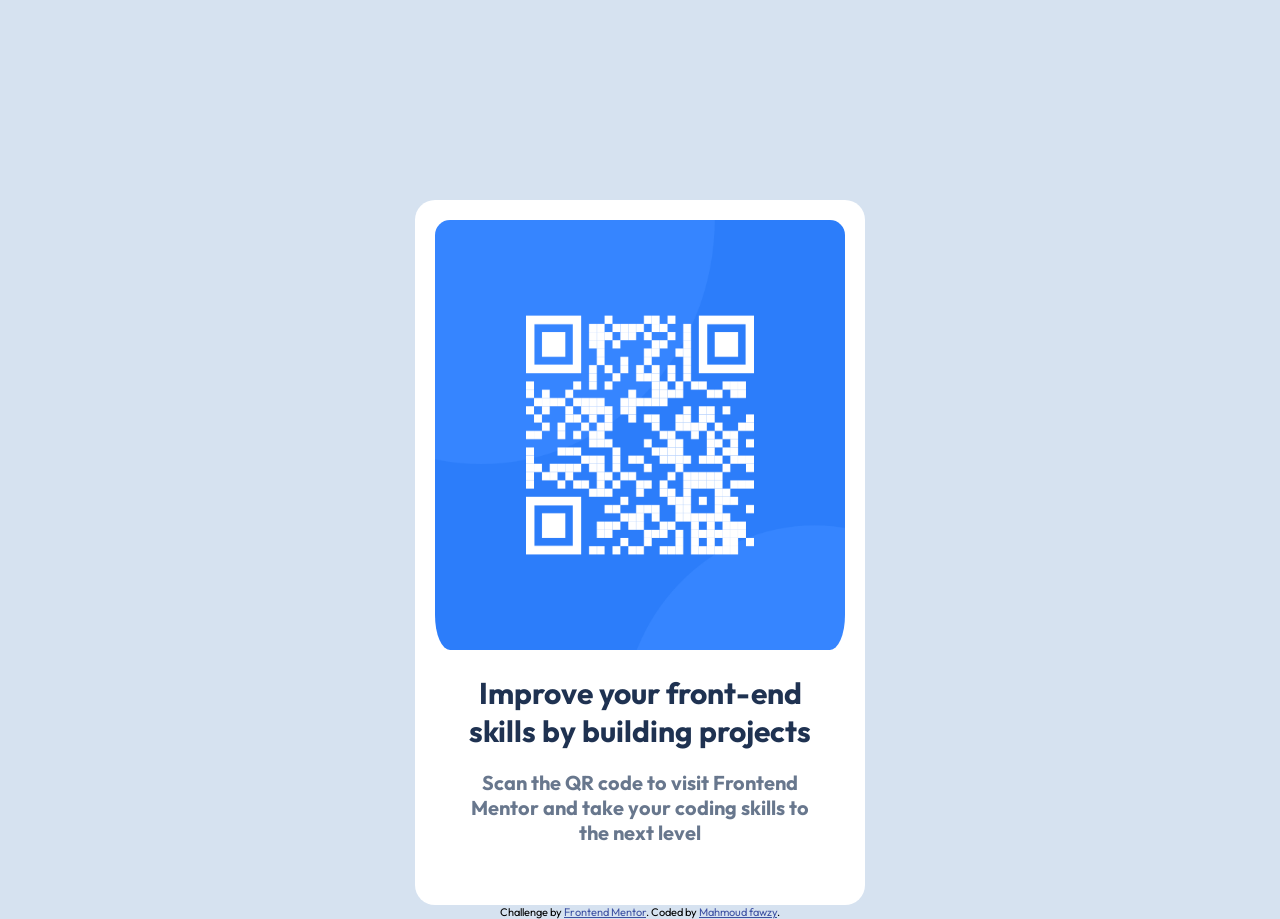
<file: qr-code-component-main/index.html>
<!DOCTYPE html>
<html lang="en">
<head>
  <meta charset="UTF-8">
  <meta name="viewport" content="width=device-width, initial-scale=1.0"> <!-- displays site properly based on user's device -->

  <link rel="icon" type="image/png" sizes="32x32" href="./images/favicon-32x32.png">
  <link rel="stylesheet" href="style.css">
  <title>Frontend Mentor | QR code component</title>

  <!-- Feel free to remove these styles or customise in your own stylesheet 👍 -->
  <style>
    .attribution { font-size: 11px; text-align: center; }
    .attribution a { color: hsl(228, 45%, 44%); }
  </style>
</head>
<body>
  <div class="container">
    <div class="img">
      <img src="images/image-qr-code.png" alt="">
    </div>
   <div class="text">
     <h3>Improve your front-end skills by building projects</h3>
    <p>Scan the QR code to visit Frontend Mentor and take your coding skills to the next level</p>
   </div>
  </div>
  
  <div class="attribution">
    Challenge by <a href="https://www.frontendmentor.io?ref=challenge" target="_blank">Frontend Mentor</a>. 
    Coded by <a href="#">Mahmoud fawzy</a>.
  </div>
</body>
</html>
</file>
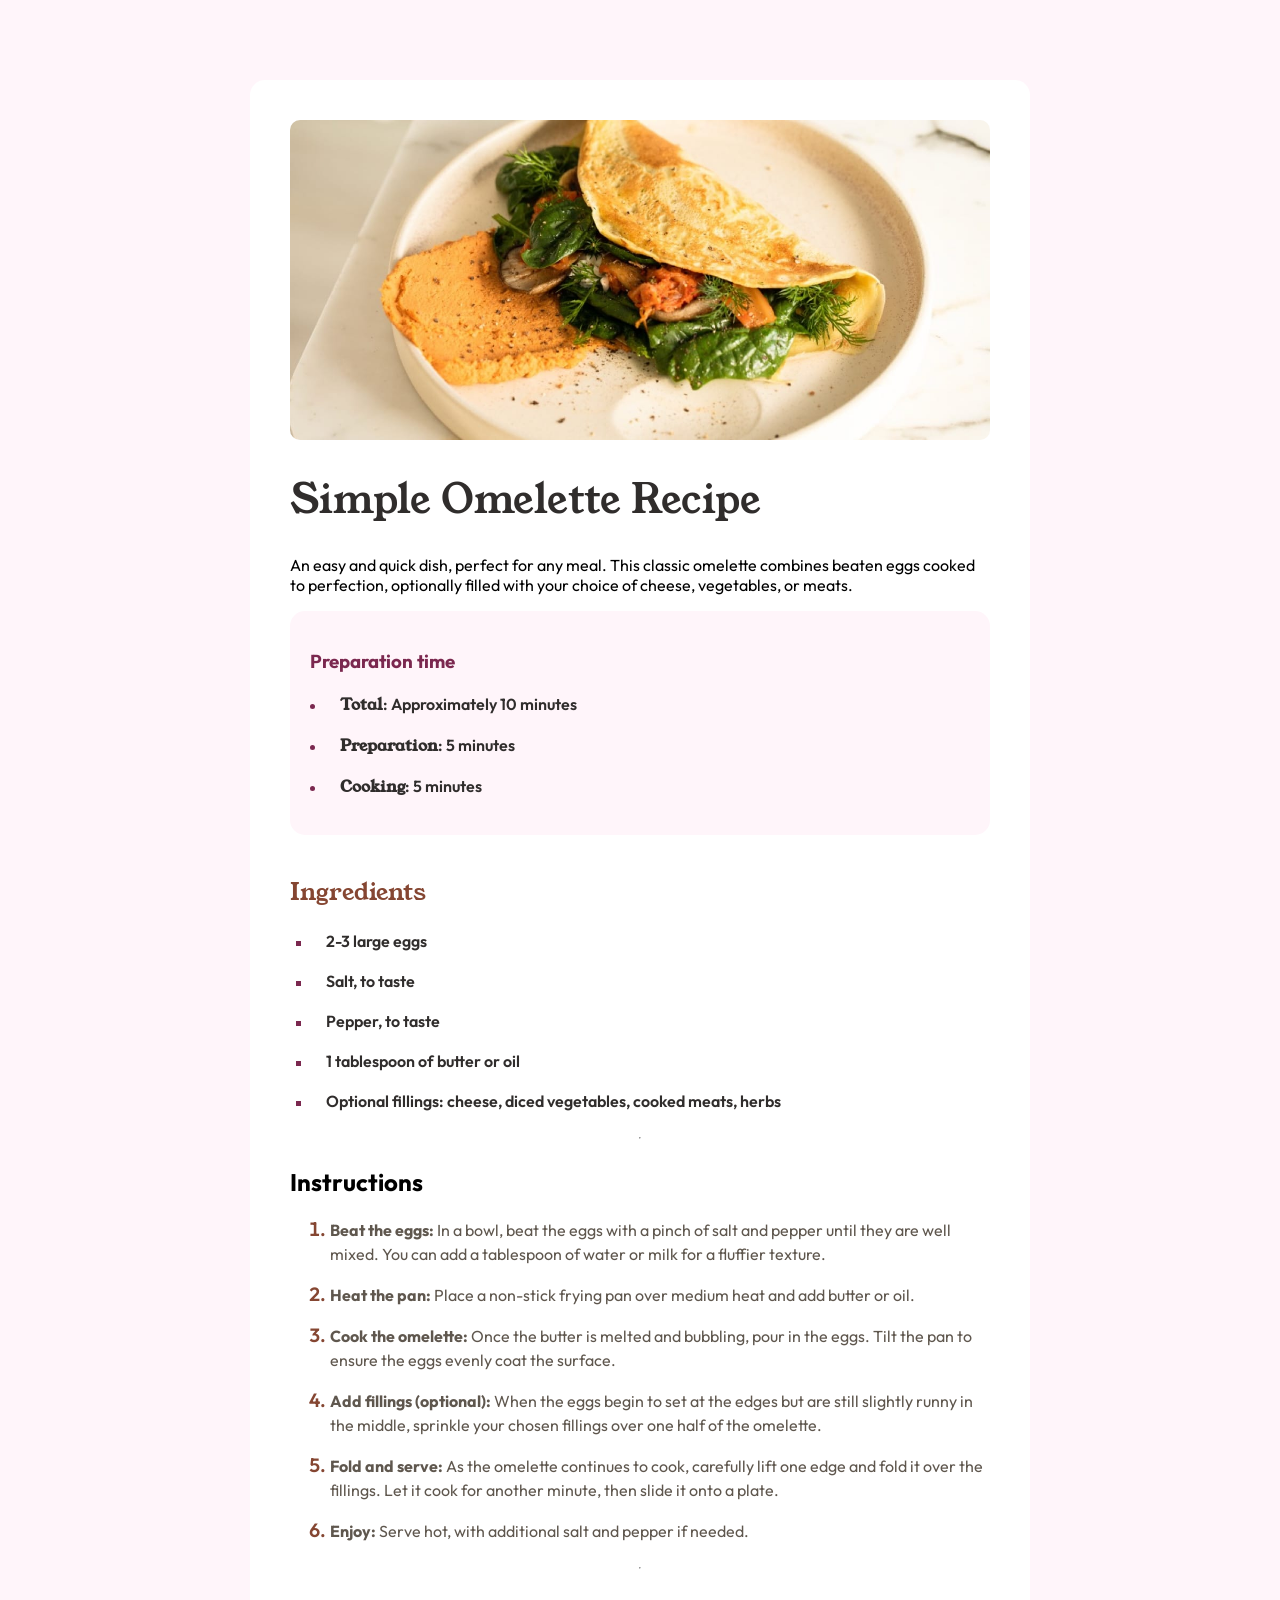
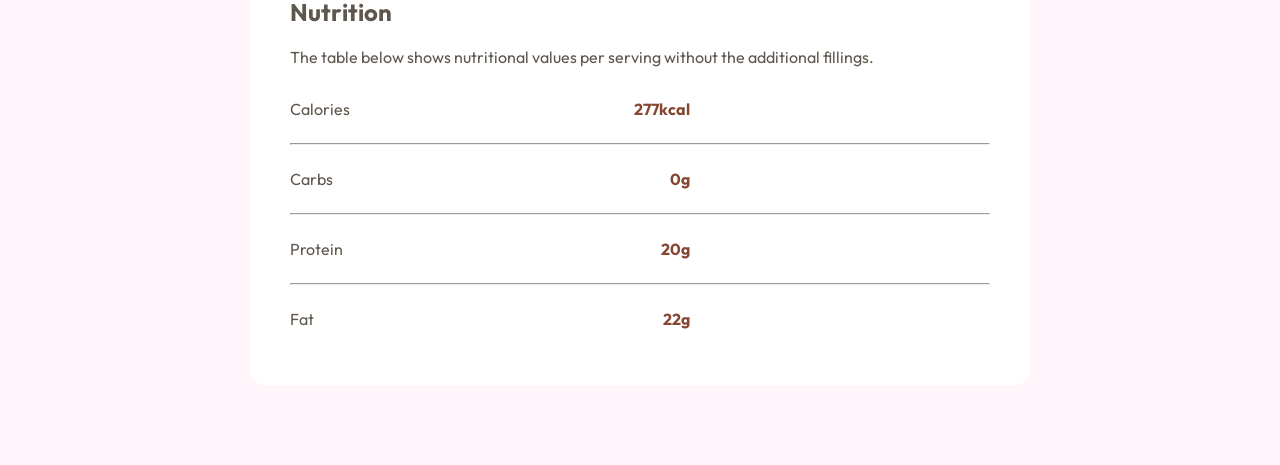
<file: recipe-page-main/index.html>
<!DOCTYPE html>
<html lang="en">
  <head>
    <meta charset="UTF-8" />
    <meta name="viewport" content="width=device-width, initial-scale=1.0" />
    <!-- displays site properly based on user's device -->

    <link rel="icon" type="image/png" sizes="32x32" href="./assets/images/favicon-32x32.png" />
    <link rel="stylesheet" href="style.css">
    <title>Frontend Mentor | Recipe page</title>
  </head>
  <body>
    <header>
      <div class="container">
        <div class="img">
          <img src="assets/images/image-omelette.jpeg" alt="Omelette">
        </div>
        <div class="info">
          <h1>Simple Omelette Recipe</h1>
          <p>
            An easy and quick dish, perfect for any meal. This classic omelette combines beaten eggs cooked 
            to perfection, optionally filled with your choice of cheese, vegetables, or meats.
          </p>
        </div>
      </div>
      <section class="prep">
          <div class="info-prep">  
            <h3>Preparation time</h3>
            <p class="p-d"><strong>Total</strong>: Approximately 10 minutes</p>
            <p class="p-d"><strong>Preparation</strong>: 5 minutes</p>
            <p class="p-d"><strong>Cooking</strong>: 5 minutes</p>
          </div>
      </section>
      <section class="ingred">
         <h2>Ingredients</h2>
         <div class="info-ingred">
          <p class="p-d">2-3 large eggs</p>
          <p class="p-d">Salt, to taste</p>
          <p class="p-d">Pepper, to taste</p>
          <p class="p-d">1 tablespoon of butter or oil</p>
          <p class="p-d">Optional fillings: cheese, diced vegetables, cooked meats, herbs</p>
         </div>
      </section>
      <hr>
      <section class="instr">
        <h2>Instructions</h2>
        <div class="info-instr">
          <ul>
            <li><p><strong>Beat the eggs: </strong>In a bowl, beat the eggs with a pinch of salt and pepper until they are well mixed. 
              You can add a tablespoon of water or milk for a fluffier texture.</p></li>
            <li><p><strong>Heat the pan: </strong>Place a non-stick frying pan over medium heat and add butter or oil.</p></li>
            <li><p><strong>Cook the omelette: </strong>Once the butter is melted and bubbling, pour in the eggs. Tilt the pan to ensure 
              the eggs evenly coat the surface.</p></li>
            <li><p><strong>Add fillings (optional): </strong>When the eggs begin to set at the edges but are still slightly runny in the 
              middle, sprinkle your chosen fillings over one half of the omelette.</p></li>
            <li><p><strong>Fold and serve: </strong>As the omelette continues to cook, carefully lift one edge and fold it over the 
              fillings. Let it cook for another minute, then slide it onto a plate.</p></li>
            <li><p><strong>Enjoy:</strong> Serve hot, with additional salt and pepper if needed.</p></li>
          </ul>
        </div>
      </section>
      <hr>
      <section class="nutrition">
        <h2>Nutrition</h2>
        <div class="nut-info">
          <p>The table below shows nutritional values per serving without the additional fillings.</p>
          <div class="info">
            <p>Calories</p>
            <strong>277kcal</strong>
          </div>
          <hr>
          <div class="info">
            <p>Carbs</p>
            <strong>0g</strong>
          </div>
          <hr>
          <div class="info">
            <p>Protein</p>
            <strong>20g</strong>
          </div>
          <hr>
          <div class="info">
            <p>Fat</p>
            <strong>22g</strong>
          </div>
        </div>
      </section>
    </header>
  </body>
</html>
</file>
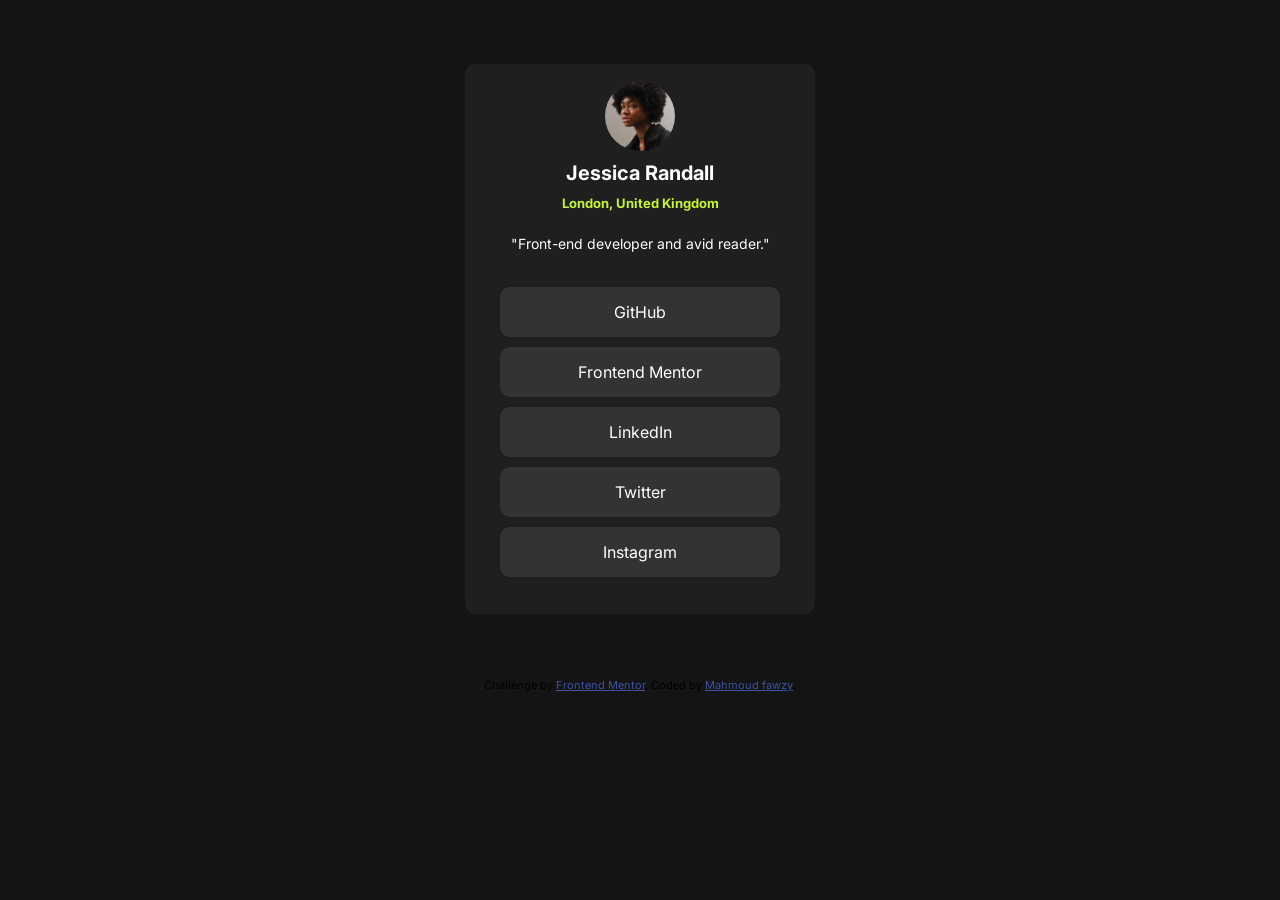
<file: social-links-profile-main/index.html>
<!DOCTYPE html>
<html lang="en">
  <head>
    <meta charset="UTF-8" />
    <meta name="viewport" content="width=device-width, initial-scale=1.0" />
    <!-- displays site properly based on user's device -->

    <link
      rel="icon"
      type="image/png"
      sizes="32x32"
      href="./assets/images/favicon-32x32.png"
    />

    <link rel="stylesheet" href="master.css">
    <title>Frontend Mentor | Social links profile</title>

    <!-- Feel free to remove these styles or customise in your own stylesheet 👍 -->
    <style>
      .attribution {
        font-size: 11px;
        text-align: center;
      }
      .attribution a {
        color: hsl(228, 45%, 44%);
      }
    </style>
  </head>
  <body>
    <div class="container">
      <div class="personal-information">
        <img src="assets/images/avatar-jessica.jpeg" alt="">
        <h2>Jessica Randall</h2>
        <h3>London, United Kingdom</h3>
        <p>"Front-end developer and avid reader."</p>
      </div>
      <div class="links">
        <ul>
          <li><a href="#">GitHub</a></li>
          <li><a href="#">Frontend Mentor</a></li>
          <li><a href="#">LinkedIn</a></li>
          <li><a href="#">Twitter</a></li>
          <li><a href="#">Instagram</a></li>
        </ul>
      </div>
    </div>
    <div class="attribution">
      Challenge by
      <a href="https://www.frontendmentor.io?ref=challenge" target="_blank"
        >Frontend Mentor</a
      >. Coded by <a href="#">Mahmoud fawzy</a>.
    </div>
    <script src="script.js"></script>
  </body>
</html>
</file>
<file: qr-code-component-main/style.css>
@import url('https://fonts.googleapis.com/css2?family=Outfit:wght@100..900&family=Roboto:ital,wght@0,100..900;1,100..900&display=swap');

*{
    box-sizing: border-box;
}

body{
    font-family: "Outfit", sans-serif;
    display: flex;
    flex-direction: column;
    align-items: center;
    justify-content: center;
    margin: 0;
    background-color: hsl(212, 45%, 89%);
}

.container{
    display: flex;
    flex-direction: column;
    align-items: center;
    justify-content: center;
    margin-top: 200px;
    max-width: 450px;
    border-radius: 20px;
    background-color: white;
}

.container .img img{
    height: 450px;
    width: 100%;
    padding: 20px;
    padding-bottom: 0px;
    border-radius: 35px;
}

.text{
    width: 85%;
    padding: 20px 20px 40px;  
    text-align: center;
    justify-content: center;
}

.text h3{
    margin: 0;
    font-size: 30px;
    color: hsl(218, 44%, 22%);
    font-weight: 700;
}

.text p{
    font-size: 20px;
    font-weight: 700;
    color: hsl(216, 15%, 48%);
}

@media (max-width: 375px) {
    .container {
        width: 90%;
        margin-top: 50px;
        border-radius: 20px;
    }

    .container .img img {
        height: auto;
        width: 100%;
        border-radius: 20px;
        padding: 15px 15px 0 15px;
    }

    .text {
        padding: 15px;
    }

    .text h3 {
        font-size: 20px;
    }

    .text p {
        font-size: 14px;
    }
}
</file>
<file: recipe-page-main/style.css>
@import url("https://fonts.googleapis.com/css2?family=Outfit:wght@100..900&family=Poppins:wght@100..900&family=Roboto:wght@100..900&family=Work+Sans:wght@100..900&family=Young+Serif&display=swap");

body {
  font-family: "Outfit", serif;
  font-size: 16px;
  margin: 0;
  padding: 0;
  background-color: hsl(330, 100%, 98%);
  display: flex;
  justify-content: center;
  min-height: 100vh;
}

header{
  width: 100%;
  display: flex;
  justify-content: center;
  align-items: center;
  flex-wrap: wrap;
  margin-top: 80px;
  margin-bottom: 80px;
  width: 700px;
  padding: 40px;
  background-color: hsl(0, 0%, 100%);
  border-radius: 15px;
}

.img img{
  max-width: 100%;
  border-radius: 10px;
}

header .info h1{
  font-family: "Young Serif", serif;
  font-weight: 200;
  font-size: 40px;
  color:hsl(24, 5%, 18%);
}

 .p-d{
  font-size: 16px;
  line-height: 1.5;
  font-weight: 600;
  color:hsl(24, 5%, 18%);
}

.prep {
  width: 700px;  
  max-width: 100%; 
  border-radius: 0;
  background-color: hsl(330, 100%, 98%);
  padding: 20px;
  border-radius: 15px;
  color: hsl(30, 10%, 34%);
}
.info-prep h3{
  color: hsl(332, 51%, 32%);
}

.prep .container{
  padding-top: 0;
  border-radius: 0;
}

.p-d::before {
  content: "";             
  display: inline-block;      
  width: 5px;                  
  height: 5px;      
  background-color: hsl(332, 51%, 32%);
  border-radius: 50%;  
  margin-right: 25px;
  vertical-align: middle;        
}

.info-prep p strong{
  font-family: "Young Serif", serif;
}

.ingred{
  width: 700px;
  max-width: 100%;
  margin-top: 20px;
}

.ingred h2{
  font-family: "Young Serif", serif;
  color: hsl(14, 45%, 36%);
  font-weight: 400;
}

.ingred hr{
  margin: 25px 0;
}

.info-ingred p{
  margin-left: 6px;
}

.info-ingred p::before{
  border-radius: 0;
}

ul{
  list-style: decimal;
  
}

ul li p{
  line-height: 1.5;
  color: hsl(30, 10%, 34%);
}

ul li::marker {
  color: hsl(14, 45%, 36%);
  font-size: 1.2em; 
  font-weight: 600;
}

.nutrition{
  width: 700px;
  max-width: 100%;
  color: hsl(30, 10%, 34%);;
}

.nutrition p{
  font-weight: 400;
}

.nutrition .info{
  display: flex;
  justify-content: space-between;
  align-items: center;
  width: 400px;
}

.nutrition .info strong{
  display: inline-block;
  color: hsl(14, 45%, 36%);
  margin-left: -40px;
}
</file>
<file: social-links-profile-main/master.css>
@import url('https://fonts.googleapis.com/css2?family=Inter:ital,opsz,wght@0,14..32,100..900;1,14..32,100..900&display=swap');

* {
  box-sizing: border-box;
}

body {
  font-family: 'Inter';
  display: flex;
  justify-content: center;
  align-items: center;
  flex-direction: column;
  margin: 0;
  font-size: 16px;
  background-color: hsl(0, 0%, 8%);
}

.container {
  margin: 5%;
  width: 350px;
  height: 550px;
  display: flex;
  justify-content: center;
  align-items: center;
  flex-direction: column;
  background-color: hsl(0, 0%, 12%);
  border-radius: 10px;
}

.container .personal-information {
  display: flex;
  justify-content: center;
  align-items: center;
  flex-direction: column;
  width: 100%;
}

.container .personal-information img {
  height: 70px;
  border-radius: 50%;
}

.container .personal-information h2 {
  margin: 10px;
  color: white;
  font-size: 20px;
}

.container .personal-information h3 {
  margin: 0;
  margin-bottom: 10px;
  font-size: 13px;
  color: hsl(75, 94%, 57%);
}

.personal-information p {
  color: white;
  font-size: 14px;
}

.links {
  width: 80%;
}

.links ul {
  list-style: none;
  width: 100%;
  display: flex;
  align-items: center;
  justify-content: center;
  flex-direction: column;
  padding: 0;
}

.links ul li {
  background-color: hsl(0, 0%, 20%);
  height: 50px;
  width: 100%;
  display: flex;
  justify-content: center;
  align-items: center;
  margin: 5px;
  border-radius: 10px;
  cursor: pointer;
}

.links a {
  text-decoration: none;
  color: white;
}

@media (max-width: 375px) {
  .container {
    width: 300px;
    height: 500px;
  }

  .personal-information h2 {
    margin-bottom: 0px;
  }

  .links ul li{
    margin: 5px;
    height: 35px;
  }
}
</file>
